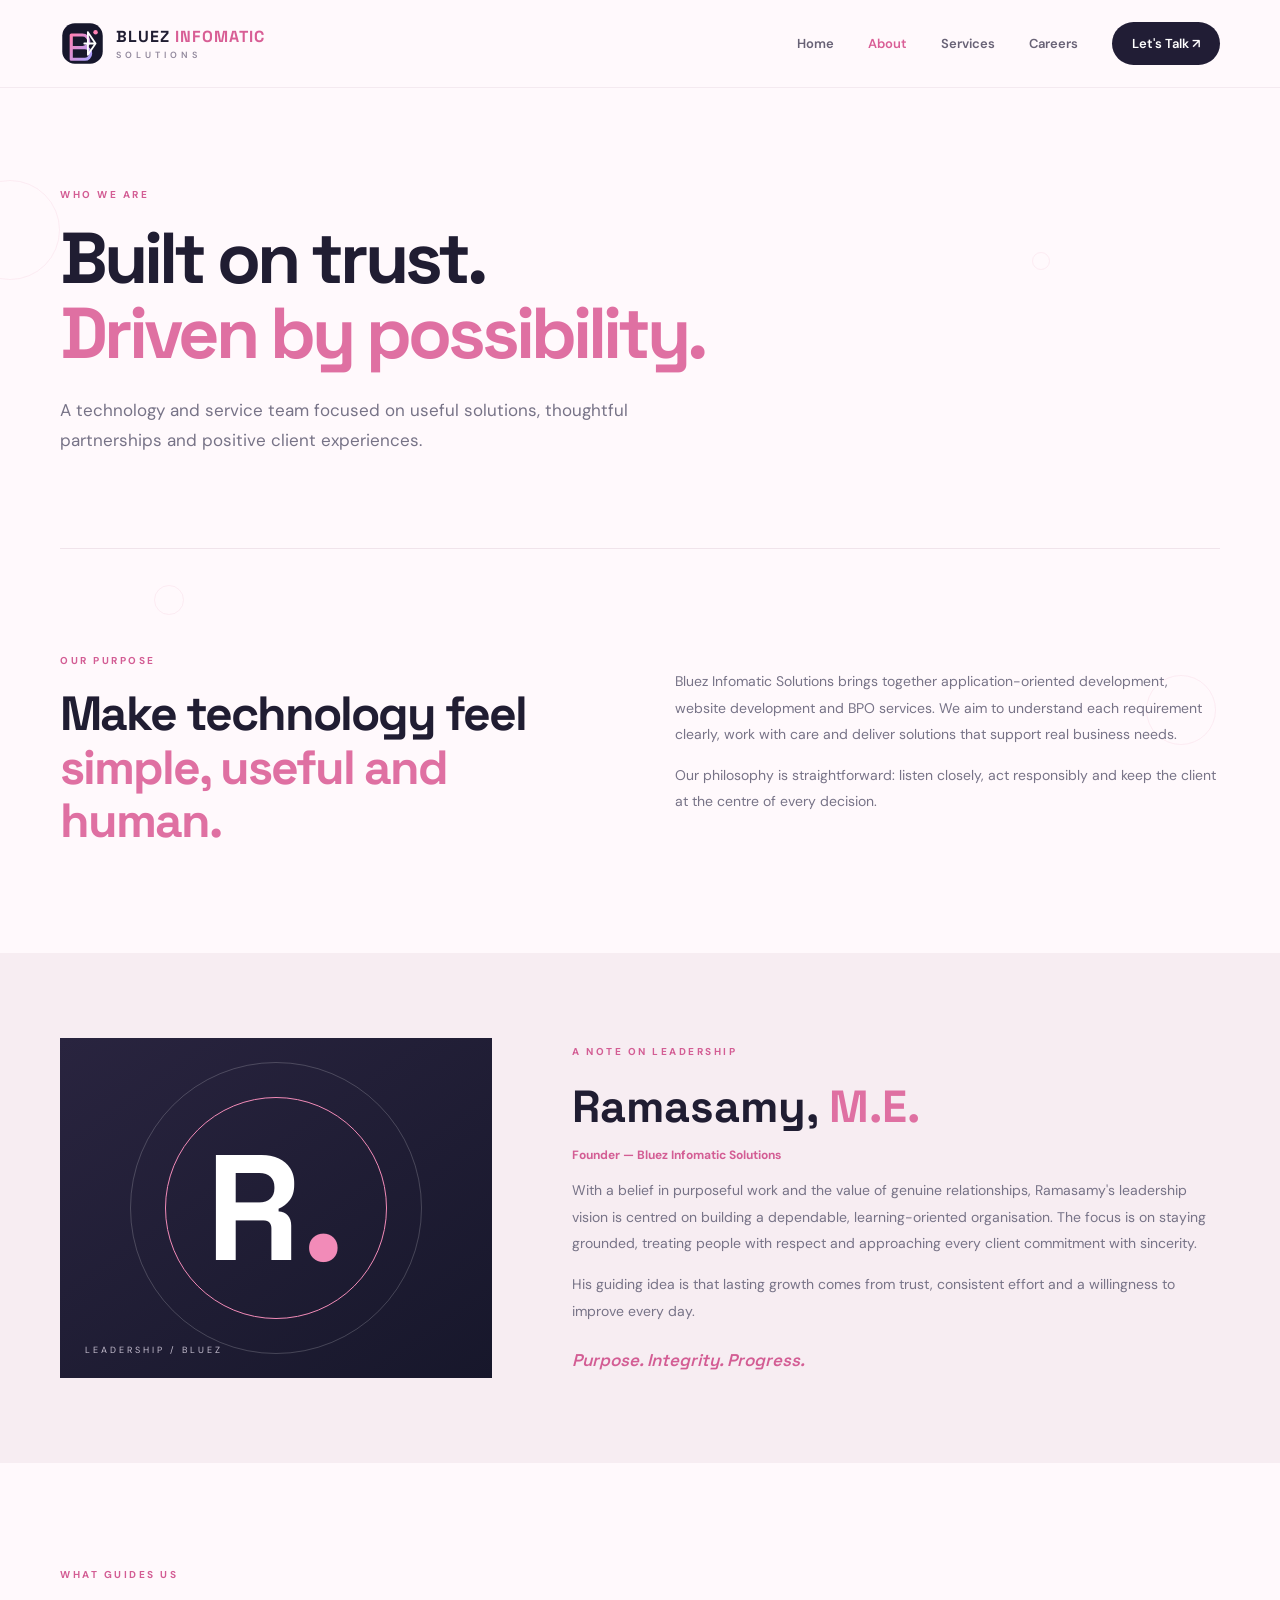
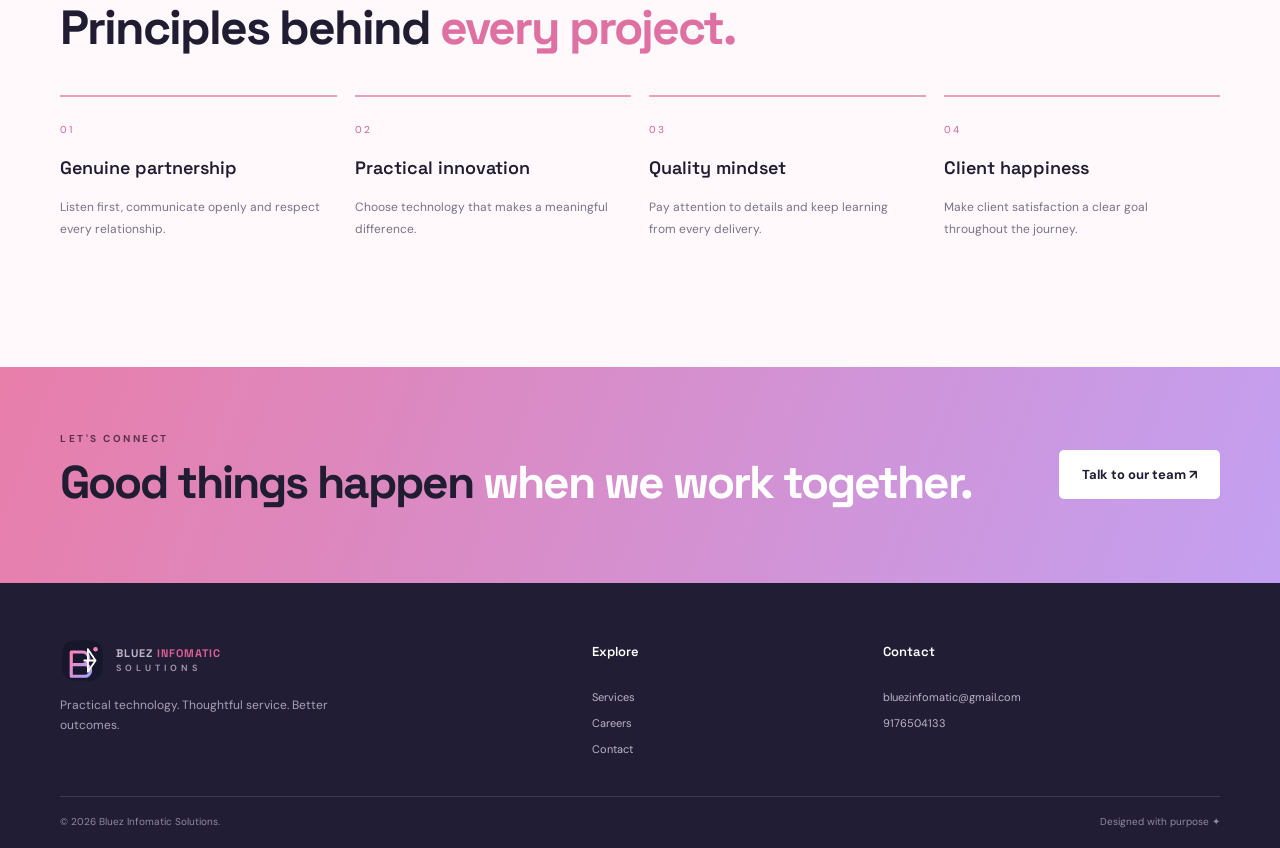
<file: about.html>
<!DOCTYPE html><html lang="en"><head><meta charset="UTF-8"><meta name="viewport" content="width=device-width, initial-scale=1.0"><title>About | Bluez Infomatic Solutions</title><link rel="icon" href="assets/logo.svg"><link rel="preconnect" href="https://fonts.googleapis.com"><link href="https://fonts.googleapis.com/css2?family=DM+Sans:wght@400;500;600;700&family=Space+Grotesk:wght@400;500;600;700&display=swap" rel="stylesheet"><link rel="stylesheet" href="style.css"></head><body><div class="bubble-field"><i></i><i></i><i></i><i></i></div><header class="site-header"><a class="brand" href="index.html"><img src="assets/logo.svg" alt=""><span>BLUEZ <b>INFOMATIC</b><small>SOLUTIONS</small></span></a><button class="menu-toggle" aria-label="Open navigation" aria-expanded="false">☰</button><nav class="nav"><a href="index.html">Home</a><a class="active" href="about.html">About</a><a href="services.html">Services</a><a href="careers.html">Careers</a><a class="nav-cta" href="contact.html">Let's Talk ↗</a></nav></header><main><section class="page-hero wrap"><div class="eyebrow">WHO WE ARE</div><h1>Built on trust.<br><em>Driven by possibility.</em></h1><p class="lead">A technology and service team focused on useful solutions, thoughtful partnerships and positive client experiences.</p></section><section class="section wrap about-intro"><div><div class="eyebrow">OUR PURPOSE</div><h2>Make technology feel <em>simple, useful and human.</em></h2></div><div><p>Bluez Infomatic Solutions brings together application-oriented development, website development and BPO services. We aim to understand each requirement clearly, work with care and deliver solutions that support real business needs.</p><p>Our philosophy is straightforward: listen closely, act responsibly and keep the client at the centre of every decision.</p></div></section><section class="founder-section"><div class="wrap founder-layout"><div class="founder-visual"><div class="founder-monogram">R<span>.</span></div><div class="founder-caption">LEADERSHIP / BLUEZ</div></div><div class="founder-copy"><div class="eyebrow">A NOTE ON LEADERSHIP</div><h2>Ramasamy, <em>M.E.</em></h2><p class="founder-role">Founder — Bluez Infomatic Solutions</p><p>With a belief in purposeful work and the value of genuine relationships, Ramasamy's leadership vision is centred on building a dependable, learning-oriented organisation. The focus is on staying grounded, treating people with respect and approaching every client commitment with sincerity.</p><p>His guiding idea is that lasting growth comes from trust, consistent effort and a willingness to improve every day.</p><div class="signature">Purpose. Integrity. Progress.</div></div></div></section><section class="section wrap values-section"><div class="eyebrow">WHAT GUIDES US</div><h2>Principles behind <em>every project.</em></h2><div class="value-grid"><article><span>01</span><h3>Genuine partnership</h3><p>Listen first, communicate openly and respect every relationship.</p></article><article><span>02</span><h3>Practical innovation</h3><p>Choose technology that makes a meaningful difference.</p></article><article><span>03</span><h3>Quality mindset</h3><p>Pay attention to details and keep learning from every delivery.</p></article><article><span>04</span><h3>Client happiness</h3><p>Make client satisfaction a clear goal throughout the journey.</p></article></div></section><section class="cta-section"><div class="wrap cta-inner"><div><div class="eyebrow">LET'S CONNECT</div><h2>Good things happen <em>when we work together.</em></h2></div><a class="btn btn-light" href="contact.html">Talk to our team ↗</a></div></section></main><footer class="footer"><div class="wrap footer-grid"><div><a class="brand brand-footer" href="index.html"><img src="assets/logo.svg" alt=""><span>BLUEZ <b>INFOMATIC</b><small>SOLUTIONS</small></span></a><p>Practical technology. Thoughtful service. Better outcomes.</p></div><div><h4>Explore</h4><a href="services.html">Services</a><a href="careers.html">Careers</a><a href="contact.html">Contact</a></div><div><h4>Contact</h4><a href="mailto:bluezinfomatic@gmail.com">bluezinfomatic@gmail.com</a><a href="tel:9176504133">9176504133</a></div></div><div class="wrap footer-bottom"><span>© <span id="year"></span> Bluez Infomatic Solutions.</span><span>Designed with purpose ✦</span></div></footer><script src="script.js"></script></body></html>
</file>
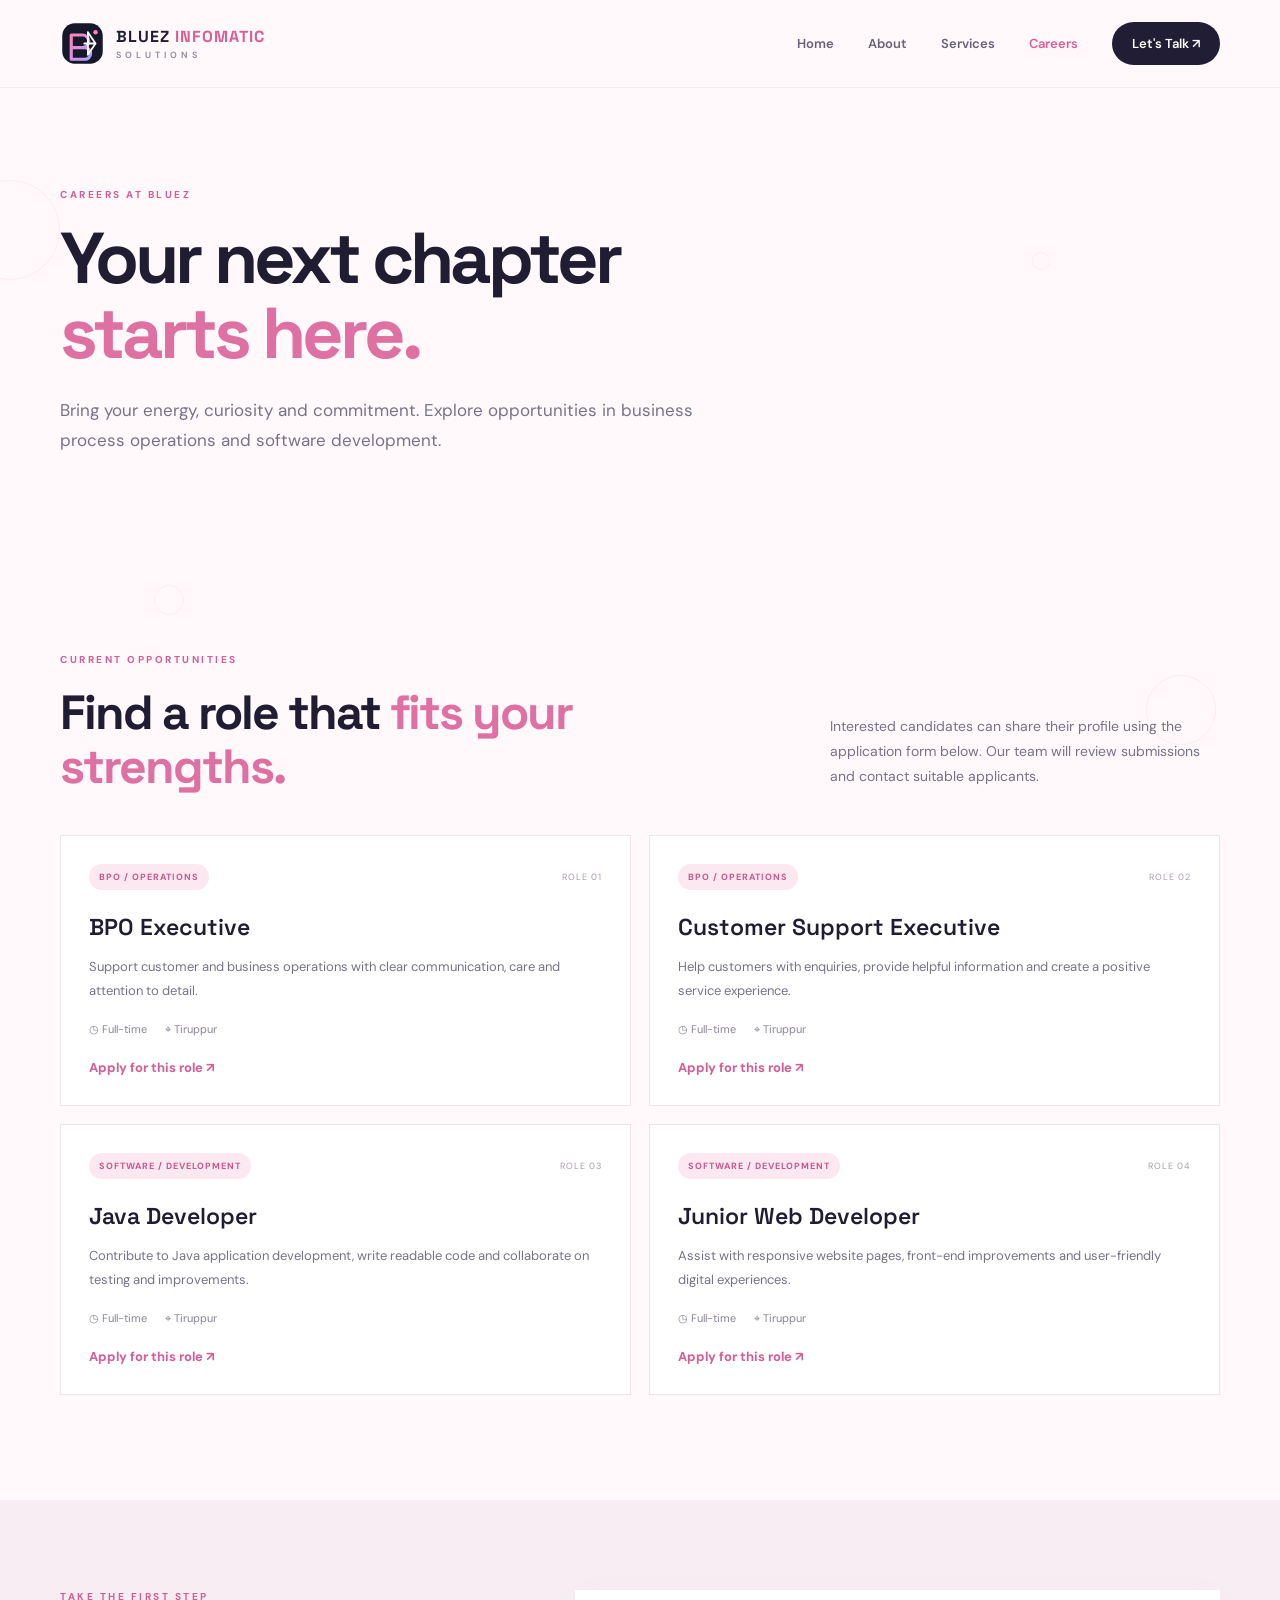
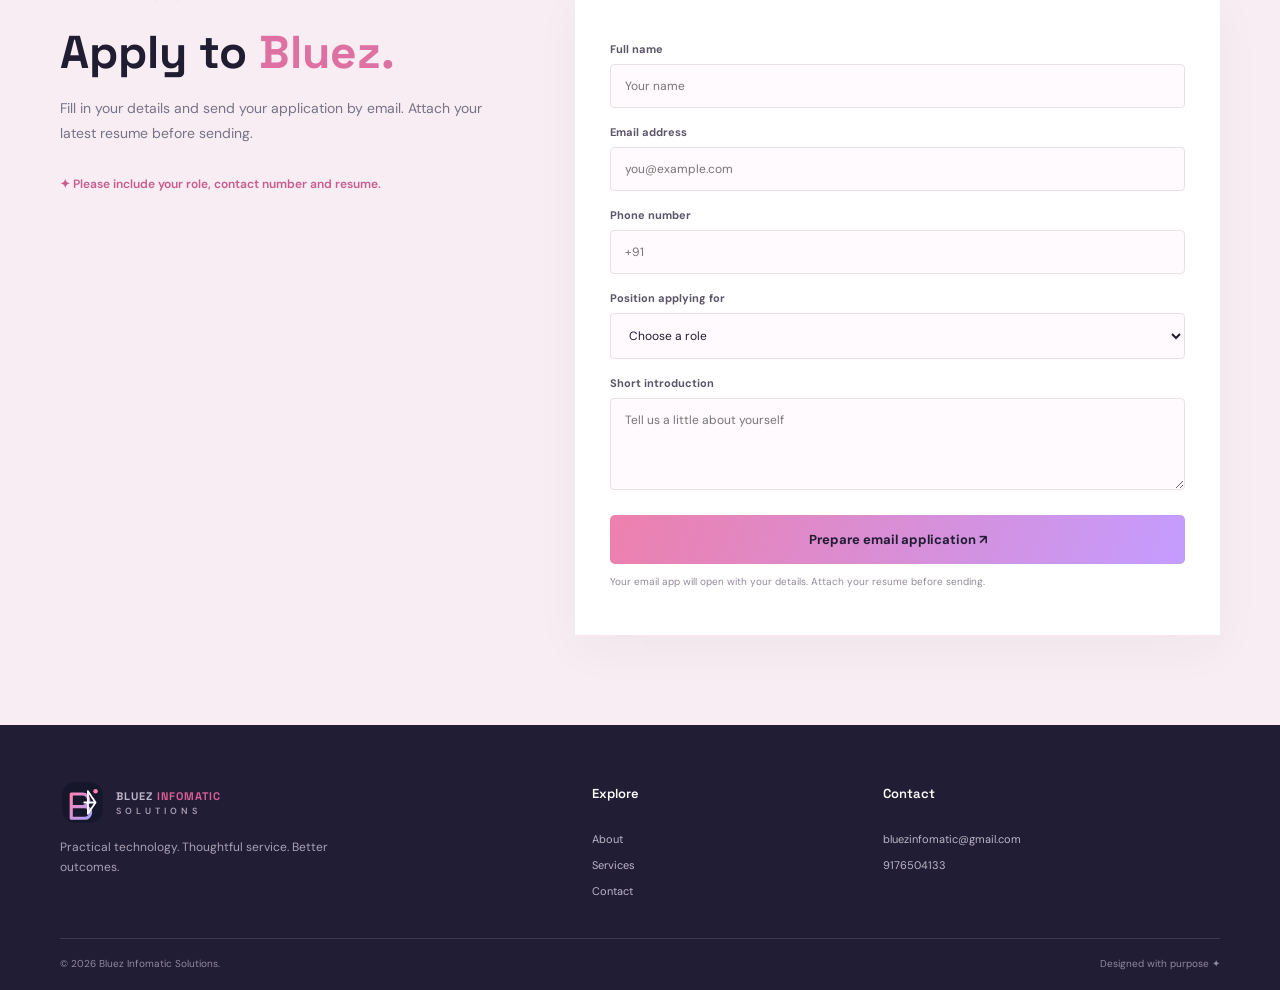
<file: careers.html>
<!DOCTYPE html><html lang="en"><head><meta charset="UTF-8"><meta name="viewport" content="width=device-width, initial-scale=1.0"><title>Careers | Bluez Infomatic Solutions</title><link rel="icon" href="assets/logo.svg"><link href="https://fonts.googleapis.com/css2?family=DM+Sans:wght@400;500;600;700&family=Space+Grotesk:wght@400;500;600;700&display=swap" rel="stylesheet"><link rel="stylesheet" href="style.css"></head><body><div class="bubble-field"><i></i><i></i><i></i><i></i></div><header class="site-header"><a class="brand" href="index.html"><img src="assets/logo.svg" alt=""><span>BLUEZ <b>INFOMATIC</b><small>SOLUTIONS</small></span></a><button class="menu-toggle" aria-label="Open navigation" aria-expanded="false">☰</button><nav class="nav"><a href="index.html">Home</a><a href="about.html">About</a><a href="services.html">Services</a><a class="active" href="careers.html">Careers</a><a class="nav-cta" href="contact.html">Let's Talk ↗</a></nav></header><main><section class="page-hero wrap"><div class="eyebrow">CAREERS AT BLUEZ</div><h1>Your next chapter<br><em>starts here.</em></h1><p class="lead">Bring your energy, curiosity and commitment. Explore opportunities in business process operations and software development.</p></section><section class="section wrap"><div class="section-heading"><div><div class="eyebrow">CURRENT OPPORTUNITIES</div><h2>Find a role that <em>fits your strengths.</em></h2></div><p>Interested candidates can share their profile using the application form below. Our team will review submissions and contact suitable applicants.</p></div><div class="jobs-grid"><article class="job-card"><div class="job-top"><span class="job-tag">BPO / OPERATIONS</span><span class="job-index">ROLE 01</span></div><h3>BPO Executive</h3><p>Support customer and business operations with clear communication, care and attention to detail.</p><div class="job-meta"><span>◷ Full-time</span><span>⌖ Tiruppur</span></div><a class="text-link apply-link" href="#apply" data-role="BPO Executive">Apply for this role ↗</a></article><article class="job-card"><div class="job-top"><span class="job-tag">BPO / OPERATIONS</span><span class="job-index">ROLE 02</span></div><h3>Customer Support Executive</h3><p>Help customers with enquiries, provide helpful information and create a positive service experience.</p><div class="job-meta"><span>◷ Full-time</span><span>⌖ Tiruppur</span></div><a class="text-link apply-link" href="#apply" data-role="Customer Support Executive">Apply for this role ↗</a></article><article class="job-card"><div class="job-top"><span class="job-tag">SOFTWARE / DEVELOPMENT</span><span class="job-index">ROLE 03</span></div><h3>Java Developer</h3><p>Contribute to Java application development, write readable code and collaborate on testing and improvements.</p><div class="job-meta"><span>◷ Full-time</span><span>⌖ Tiruppur</span></div><a class="text-link apply-link" href="#apply" data-role="Java Developer">Apply for this role ↗</a></article><article class="job-card"><div class="job-top"><span class="job-tag">SOFTWARE / DEVELOPMENT</span><span class="job-index">ROLE 04</span></div><h3>Junior Web Developer</h3><p>Assist with responsive website pages, front-end improvements and user-friendly digital experiences.</p><div class="job-meta"><span>◷ Full-time</span><span>⌖ Tiruppur</span></div><a class="text-link apply-link" href="#apply" data-role="Junior Web Developer">Apply for this role ↗</a></article></div></section><section class="apply-section" id="apply"><div class="wrap apply-layout"><div><div class="eyebrow">TAKE THE FIRST STEP</div><h2>Apply to <em>Bluez.</em></h2><p>Fill in your details and send your application by email. Attach your latest resume before sending.</p><div class="apply-tip">✦ Please include your role, contact number and resume.</div></div><form class="form-card" id="careerForm"><label>Full name<input name="name" required placeholder="Your name"></label><label>Email address<input name="email" type="email" required placeholder="you@example.com"></label><label>Phone number<input name="phone" type="tel" required placeholder="+91"></label><label>Position applying for<select name="role" id="roleSelect" required><option value="">Choose a role</option><option>BPO Executive</option><option>Customer Support Executive</option><option>Java Developer</option><option>Junior Web Developer</option></select></label><label>Short introduction<textarea name="message" rows="4" placeholder="Tell us a little about yourself"></textarea></label><button class="btn btn-primary" type="submit">Prepare email application ↗</button><p class="form-note" id="careerStatus">Your email app will open with your details. Attach your resume before sending.</p></form></div></section></main><footer class="footer"><div class="wrap footer-grid"><div><a class="brand brand-footer" href="index.html"><img src="assets/logo.svg" alt=""><span>BLUEZ <b>INFOMATIC</b><small>SOLUTIONS</small></span></a><p>Practical technology. Thoughtful service. Better outcomes.</p></div><div><h4>Explore</h4><a href="about.html">About</a><a href="services.html">Services</a><a href="contact.html">Contact</a></div><div><h4>Contact</h4><a href="mailto:bluezinfomatic@gmail.com">bluezinfomatic@gmail.com</a><a href="tel:9176504133">9176504133</a></div></div><div class="wrap footer-bottom"><span>© <span id="year"></span> Bluez Infomatic Solutions.</span><span>Designed with purpose ✦</span></div></footer><script src="script.js"></script></body></html>
</file>
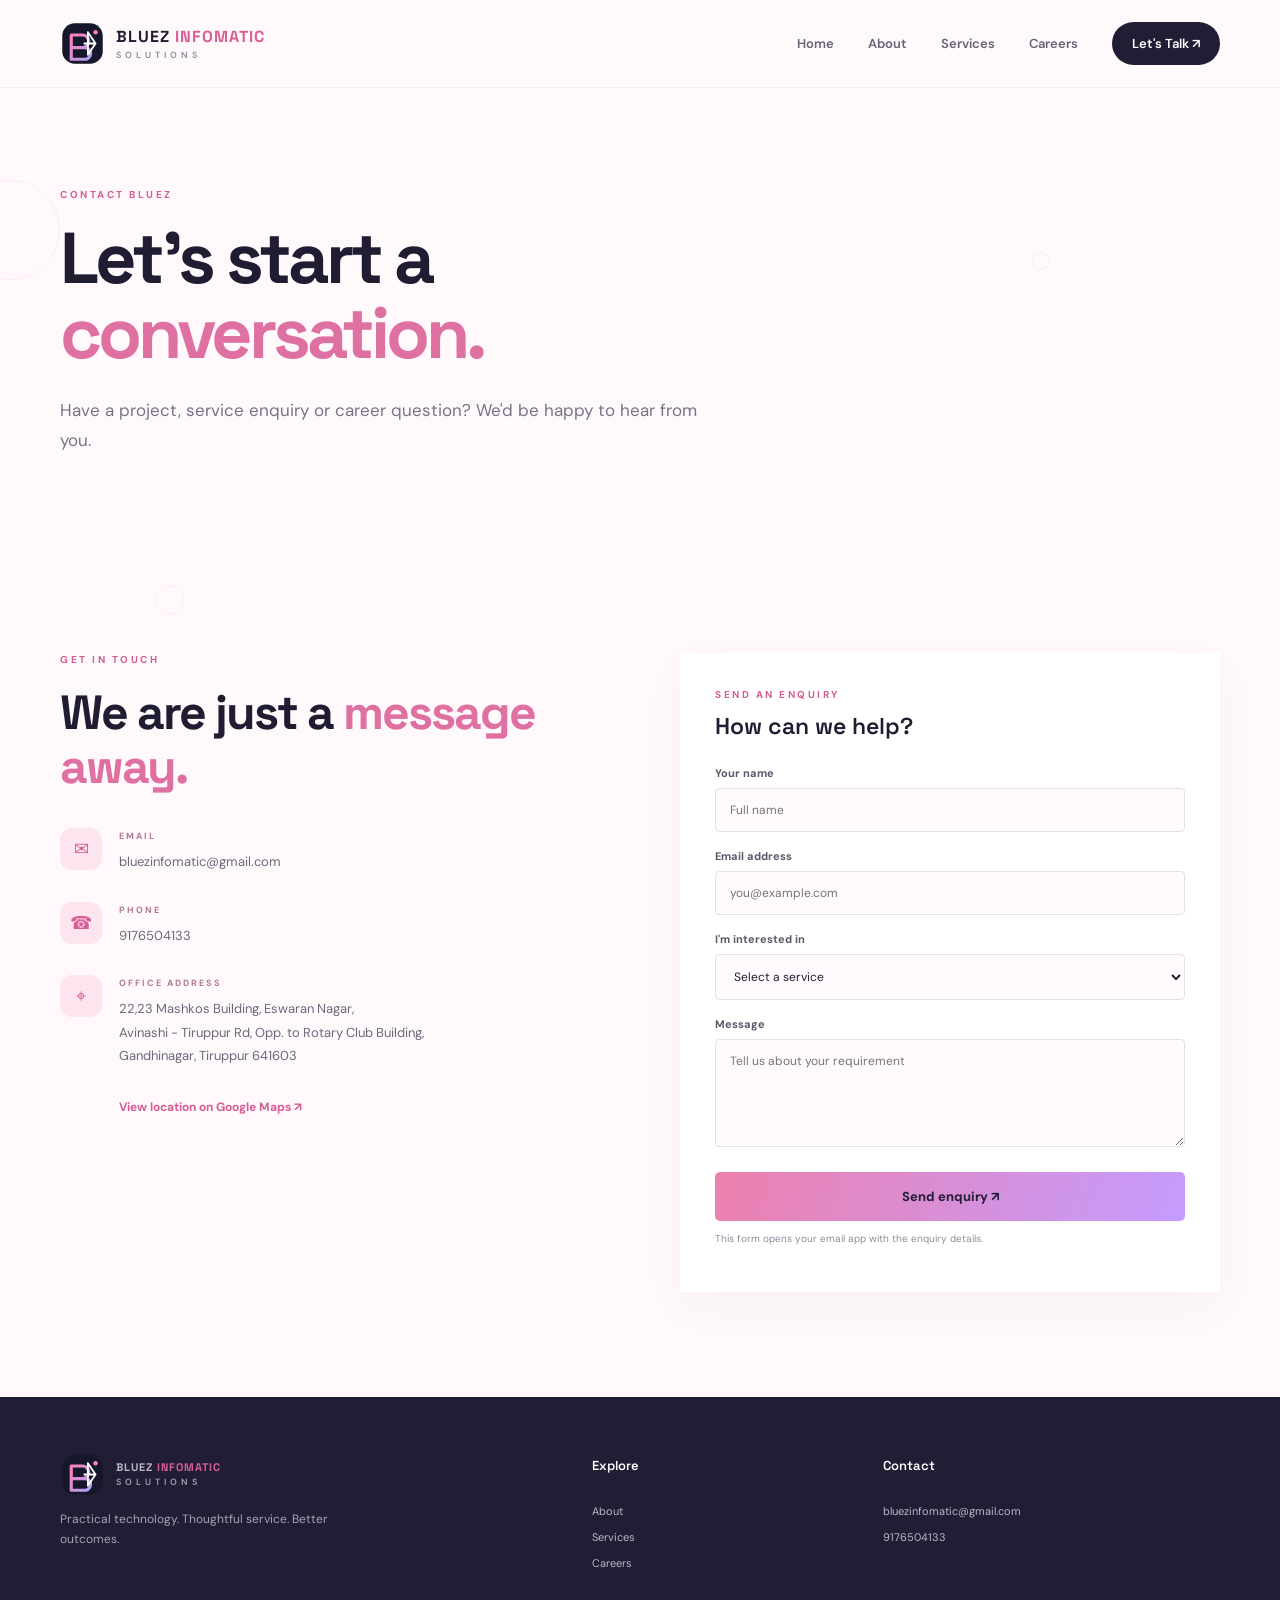
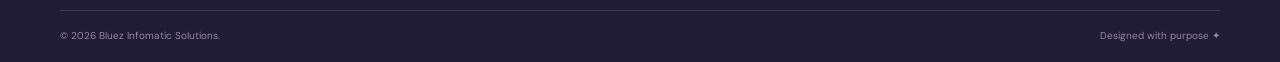
<file: contact.html>
<!DOCTYPE html><html lang="en"><head><meta charset="UTF-8"><meta name="viewport" content="width=device-width, initial-scale=1.0"><title>Contact | Bluez Infomatic Solutions</title><link rel="icon" href="assets/logo.svg"><link href="https://fonts.googleapis.com/css2?family=DM+Sans:wght@400;500;600;700&family=Space+Grotesk:wght@400;500;600;700&display=swap" rel="stylesheet"><link rel="stylesheet" href="style.css"></head><body><div class="bubble-field"><i></i><i></i><i></i><i></i></div><header class="site-header"><a class="brand" href="index.html"><img src="assets/logo.svg" alt=""><span>BLUEZ <b>INFOMATIC</b><small>SOLUTIONS</small></span></a><button class="menu-toggle" aria-label="Open navigation" aria-expanded="false">☰</button><nav class="nav"><a href="index.html">Home</a><a href="about.html">About</a><a href="services.html">Services</a><a href="careers.html">Careers</a><a class="nav-cta active" href="contact.html">Let's Talk ↗</a></nav></header><main><section class="page-hero wrap"><div class="eyebrow">CONTACT BLUEZ</div><h1>Let's start a<br><em>conversation.</em></h1><p class="lead">Have a project, service enquiry or career question? We'd be happy to hear from you.</p></section><section class="section wrap contact-layout"><div class="contact-info"><div class="eyebrow">GET IN TOUCH</div><h2>We are just a <em>message away.</em></h2><div class="contact-item"><span class="contact-icon">✉</span><div><small>EMAIL</small><a href="mailto:bluezinfomatic@gmail.com">bluezinfomatic@gmail.com</a></div></div><div class="contact-item"><span class="contact-icon">☎</span><div><small>PHONE</small><a href="tel:9176504133">9176504133</a></div></div><div class="contact-item"><span class="contact-icon">⌖</span><div><small>OFFICE ADDRESS</small><p>22,23 Mashkos Building, Eswaran Nagar,<br>Avinashi - Tiruppur Rd, Opp. to Rotary Club Building,<br>Gandhinagar, Tiruppur 641603</p></div></div><a class="map-link" target="_blank" rel="noopener" href="https://www.google.com/maps/search/?api=1&query=22%2C23+Mashkos+Building%2C+Eswaran+Nagar%2C+Gandhinagar%2C+Tiruppur+641603">View location on Google Maps ↗</a></div><form class="form-card contact-form" id="contactForm"><div class="eyebrow">SEND AN ENQUIRY</div><h3>How can we help?</h3><label>Your name<input name="name" required placeholder="Full name"></label><label>Email address<input name="email" type="email" required placeholder="you@example.com"></label><label>I'm interested in<select name="interest" required><option value="">Select a service</option><option>Application development</option><option>Website development</option><option>BPO services</option><option>Java development</option><option>Career enquiry</option><option>Other</option></select></label><label>Message<textarea name="message" rows="5" required placeholder="Tell us about your requirement"></textarea></label><button class="btn btn-primary" type="submit">Send enquiry ↗</button><p class="form-note" id="contactStatus">This form opens your email app with the enquiry details.</p></form></section></main><footer class="footer"><div class="wrap footer-grid"><div><a class="brand brand-footer" href="index.html"><img src="assets/logo.svg" alt=""><span>BLUEZ <b>INFOMATIC</b><small>SOLUTIONS</small></span></a><p>Practical technology. Thoughtful service. Better outcomes.</p></div><div><h4>Explore</h4><a href="about.html">About</a><a href="services.html">Services</a><a href="careers.html">Careers</a></div><div><h4>Contact</h4><a href="mailto:bluezinfomatic@gmail.com">bluezinfomatic@gmail.com</a><a href="tel:9176504133">9176504133</a></div></div><div class="wrap footer-bottom"><span>© <span id="year"></span> Bluez Infomatic Solutions.</span><span>Designed with purpose ✦</span></div></footer><script src="script.js"></script></body></html>
</file>
<file: style.css>
:root{--ink:#201d32;--muted:#777387;--pink:#f27eae;--pink2:#ffd4e5;--lav:#a9a4ff;--cream:#fff9fc;--line:#f0e4eb;--dark:#211d35;--font:'DM Sans',sans-serif;--display:'Space Grotesk',sans-serif}*{box-sizing:border-box}html{scroll-behavior:smooth}body{margin:0;background:var(--cream);color:var(--ink);font-family:var(--font);overflow-x:hidden}a{color:inherit;text-decoration:none}.wrap{width:min(1160px,calc(100% - 48px));margin:auto}.site-header{height:88px;display:flex;align-items:center;justify-content:space-between;padding:0 max(24px,calc((100% - 1160px)/2));position:relative;z-index:10;background:rgba(255,249,252,.88);backdrop-filter:blur(14px);border-bottom:1px solid rgba(240,228,235,.7)}.brand{display:flex;align-items:center;gap:11px;font:700 16px var(--display);letter-spacing:1px}.brand img{width:45px;height:45px}.brand b{color:#d85e95}.brand small{display:block;font:600 9px var(--font);letter-spacing:4px;color:#92899d;margin-top:2px}.nav{display:flex;align-items:center;gap:34px;font-size:13px;font-weight:600;color:#686276}.nav a{transition:.25s}.nav a:hover,.nav a.active{color:#d95e96}.nav-cta{padding:13px 20px;border-radius:30px;background:var(--dark);color:#fff!important}.nav-cta span{color:#ff9dc3}.menu-toggle{display:none;border:0;background:none;font-size:26px;color:var(--ink)}.hero{min-height:630px;display:grid;grid-template-columns:1fr 1fr;align-items:center;gap:30px;padding-top:55px;padding-bottom:65px}.eyebrow{font:700 10px var(--font);letter-spacing:2.5px;color:#d35d94;margin-bottom:20px}.pulse{display:inline-block;width:7px;height:7px;background:#ee76a9;border-radius:50%;margin-right:9px;box-shadow:0 0 0 5px #fce3ee}.hero h1,.page-hero h1{font:700 clamp(48px,6vw,76px)/1.04 var(--display);letter-spacing:-4px;margin:0 0 24px}.hero h1 em,.page-hero h1 em,h2 em{font-style:normal;color:#df70a2}.lead{font-size:17px;line-height:1.8;color:var(--muted);max-width:540px}.hero-actions{display:flex;align-items:center;gap:27px;margin-top:32px}.btn{display:inline-flex;align-items:center;justify-content:center;gap:22px;padding:16px 23px;border:0;border-radius:5px;font:700 13px var(--font);cursor:pointer;transition:transform .25s,box-shadow .25s}.btn:hover{transform:translateY(-3px);box-shadow:0 12px 24px #32223a20}.btn-primary{background:linear-gradient(110deg,#ed80ad,#c49cff);color:#211d35}.btn-dark{background:var(--dark);color:#fff}.btn-light{background:#fff;color:var(--dark)}.text-link{font-size:13px;font-weight:700}.text-link span{color:#d95e96;margin-left:7px}.rating-row{display:flex;align-items:center;gap:9px;margin-top:47px;font-size:11px;color:#8b8496}.rating-row strong{color:var(--ink);font-size:13px}.rating-row i{height:17px;width:1px;background:#e3d7df;margin:0 8px}.stars{letter-spacing:2px;color:#ed9b52;font-size:13px}.hero-art{height:440px;position:relative;display:grid;place-items:center}.orbit{position:absolute;border:1px solid #f3b9d1;border-radius:50%;transform:rotate(-25deg)}.orbit-one{width:430px;height:300px}.orbit-two{width:360px;height:420px;transform:rotate(58deg);border-color:#c9c4ff}.tech-card{width:min(390px,90%);height:285px;background:linear-gradient(145deg,#29243f,#17172b);border-radius:18px;padding:24px;position:relative;z-index:2;box-shadow:0 30px 70px #33253b40;overflow:hidden;transform:rotate(-4deg)}.tech-card:after{content:"";position:absolute;width:200px;height:200px;right:-80px;bottom:-100px;border-radius:50%;background:#e77ba9;filter:blur(75px);opacity:.45}.card-top{display:flex;align-items:center;gap:7px;color:#c4bfd2}.card-top small{margin-left:auto;font-size:8px;letter-spacing:1.5px}.dot-pink,.dot-blue,.dot-white{width:7px;height:7px;border-radius:50%;background:#f18ab5}.dot-blue{background:#aaa5ff}.dot-white{background:#fff}.code-lines{font:600 27px/1.7 var(--display);color:#fff;margin:50px 0 30px}.code-lines span{color:#9b95b2}.code-lines b:first-child{color:#f48ab6}.code-pink{color:#f48ab6!important}.mini-grid{display:flex;gap:12px}.mini-grid div{border:1px solid #ffffff22;border-radius:7px;padding:9px 14px;display:flex;flex-direction:column;gap:4px}.mini-grid strong{font:700 10px var(--display);color:#f5a0c4}.mini-grid small{font-size:8px;color:#bdb7cb}.float-chip{position:absolute;z-index:3;background:#fff;padding:13px 17px;border-radius:9px;box-shadow:0 12px 35px #47354a18;font-size:11px;font-weight:700}.chip-a{top:60px;right:5px}.chip-b{bottom:65px;left:0}.sparkle{position:absolute;right:48px;bottom:45px;font-size:42px;color:#e77eaa;animation:spin 15s linear infinite}.trust-strip{background:#f9eaf1;border-top:1px solid #f4dce7;border-bottom:1px solid #f4dce7}.trust-inner{min-height:78px;display:flex;align-items:center;justify-content:space-between;gap:18px;font-size:12px}.trust-inner span{font-size:9px;letter-spacing:2px;color:#b56d8d}.trust-inner b{font-weight:600;color:#71677b}.section{padding-top:105px;padding-bottom:105px}.section-heading{display:flex;justify-content:space-between;align-items:end;gap:50px;margin-bottom:42px}.section-heading h2,.split-copy h2,.about-intro h2,.values-section h2,.contact-info h2{font:700 clamp(32px,4vw,48px)/1.12 var(--display);letter-spacing:-2px;margin:0}.section-heading>p{max-width:390px;color:var(--muted);font-size:14px;line-height:1.8;margin:0 0 4px}.service-grid{display:grid;grid-template-columns:repeat(3,1fr);gap:18px}.service-card{background:#fff;border:1px solid var(--line);padding:30px 28px;min-height:300px;position:relative;transition:.3s}.service-card:hover,.detail-card:hover,.job-card:hover{transform:translateY(-6px);box-shadow:0 20px 45px #35243b0d}.service-card.featured{background:#f8e7ef;border-color:#f4d6e3}.icon-box,.detail-icon{width:48px;height:48px;border-radius:13px;background:#fce5ef;color:#d65c94;display:grid;place-items:center;font-size:25px;margin-bottom:30px}.card-number{font-size:9px;letter-spacing:2px;color:#b4a5b0}.service-card h3{font:600 21px var(--display);margin:13px 0}.service-card p,.detail-card p,.job-card p{font-size:13px;line-height:1.8;color:var(--muted)}.service-card>a{display:inline-block;margin-top:14px;font-size:12px;font-weight:700;color:#d35d94}.split-section{background:#f7edf2;padding:85px 0}.split{display:grid;grid-template-columns:1fr 1fr;gap:85px;align-items:center}.split-image{height:420px;position:relative}.split-image img{width:100%;height:100%;object-fit:cover;border-radius:4px;filter:saturate(.75)}.image-note{position:absolute;bottom:-22px;right:-20px;background:#fff;padding:18px 25px;box-shadow:0 10px 35px #3c263315;display:flex;flex-direction:column;gap:4px}.image-note b{font:600 18px var(--display)}.image-note span{font-size:11px;color:var(--muted)}.split-copy p,.about-intro p{font-size:14px;line-height:1.9;color:var(--muted)}.check-list{list-style:none;padding:0;margin:24px 0 30px}.check-list li{font-size:13px;margin:13px 0;color:#5e586b}.check-list li:before{content:"✓";color:#d65d95;font-weight:700;margin-right:12px}.career-banner{background:linear-gradient(110deg,#28223e,#40304c);color:#fff;padding:38px 45px;display:flex;justify-content:space-between;align-items:center;gap:25px}.career-banner .eyebrow{color:#f3a3c4;margin-bottom:10px}.career-banner h3{font:600 29px var(--display);margin:0 0 8px}.career-banner p{font-size:13px;color:#c8c0d1;margin:0}.cta-section{background:linear-gradient(110deg,#e87eaa,#c3a0f1);padding:65px 0}.cta-inner{display:flex;justify-content:space-between;align-items:center;gap:25px}.cta-inner .eyebrow{color:#57334b;margin-bottom:12px}.cta-inner h2{font:700 clamp(30px,4vw,46px)/1.1 var(--display);letter-spacing:-2px;margin:0 0 10px}.cta-inner h2 em{color:#fff}.cta-inner p{font-size:13px;color:#543d53;margin:0}.footer{background:#211d35;color:#fff;padding:55px 0 20px}.footer-grid{display:grid;grid-template-columns:2fr 1fr 1.4fr;gap:50px;padding-bottom:40px}.brand-footer{color:#fff}.brand-footer small{color:#a69caf}.footer-grid p{font-size:12px;color:#a9a2b5;max-width:280px;line-height:1.7}.footer-grid h4{font:600 13px var(--display);margin:5px 0 18px}.footer-grid>div:not(:first-child){display:flex;flex-direction:column;align-items:flex-start;gap:12px}.footer-grid>div>a:not(.brand),.footer-grid span{font-size:11px;color:#bdb6c8}.footer-bottom{border-top:1px solid #ffffff20;padding-top:18px;display:flex;justify-content:space-between;font-size:10px;color:#91899f}.footer-bottom b{color:#f49abd}.bubble-field{position:fixed;inset:0;pointer-events:none;overflow:hidden;z-index:-1}.bubble-field i{position:absolute;display:block;border:1px solid #f1b9d0;border-radius:50%;opacity:.22;animation:float 17s ease-in-out infinite}.bubble-field i:nth-child(1){width:100px;height:100px;top:20%;left:-40px}.bubble-field i:nth-child(2){width:30px;height:30px;top:65%;left:12%;animation-delay:-4s}.bubble-field i:nth-child(3){width:70px;height:70px;top:75%;right:5%;animation-delay:-8s}.bubble-field i:nth-child(4){width:18px;height:18px;top:28%;right:18%;animation-delay:-2s}.bubble-field i:nth-child(5){width:48px;height:48px;top:45%;right:-15px;animation-delay:-11s}.bubble-field i:nth-child(6){width:24px;height:24px;top:90%;left:45%;animation-delay:-6s}@keyframes float{50%{transform:translateY(-35px) translateX(15px)}}@keyframes spin{to{transform:rotate(360deg)}}.page-hero{padding-top:100px;padding-bottom:75px}.page-hero h1{font-size:clamp(48px,6vw,72px)}.page-hero .lead{max-width:650px}.about-intro{display:grid;grid-template-columns:1fr 1fr;gap:70px;border-top:1px solid var(--line)}.founder-section{background:#f7edf2;padding:85px 0}.founder-layout{display:grid;grid-template-columns:.8fr 1.2fr;gap:80px;align-items:center}.founder-visual{height:340px;background:linear-gradient(145deg,#29243f,#17172b);display:grid;place-items:center;position:relative;overflow:hidden}.founder-visual:before,.founder-visual:after{content:"";position:absolute;border:1px solid #ffffff30;border-radius:50%;width:290px;height:290px}.founder-visual:after{width:220px;height:220px;border-color:#f28bb8}.founder-monogram{font:700 150px var(--display);color:#fff;z-index:1}.founder-monogram span{color:#f28bb8}.founder-caption{position:absolute;bottom:22px;left:25px;font-size:9px;letter-spacing:3px;color:#c6bfd0}.founder-copy h2{font:700 45px var(--display);margin:0 0 5px}.founder-role{color:#d35d94;font-size:12px;font-weight:700}.founder-copy p:not(.founder-role){font-size:14px;line-height:1.9;color:var(--muted)}.signature{font:600 italic 17px var(--display);margin-top:25px;color:#d35d94}.values-section h2{margin-bottom:40px}.value-grid{display:grid;grid-template-columns:repeat(4,1fr);gap:18px}.value-grid article{border-top:2px solid #e8a0bf;padding:20px 15px 10px 0}.value-grid article>span{font-size:10px;color:#d35d94;letter-spacing:2px}.value-grid h3{font:600 18px var(--display)}.value-grid p{font-size:12px;line-height:1.8;color:var(--muted)}.service-detail-grid{display:grid;grid-template-columns:repeat(2,1fr);gap:20px}.detail-card{background:#fff;padding:35px;border:1px solid var(--line);transition:.3s}.detail-card h2{font:600 25px var(--display);margin:14px 0}.detail-card .check-list{margin-bottom:0}.image-band{height:390px;position:relative;background:#29243f;overflow:hidden}.image-band>img{width:100%;height:100%;object-fit:cover;opacity:.34}.image-band-overlay{position:absolute;inset:0;display:flex;align-items:center;color:#fff}.image-band-overlay .eyebrow{color:#f5a1c2}.image-band-overlay h2{font:700 42px/1.2 var(--display)}.image-band-overlay h2 em{color:#f5a1c2}.jobs-grid{display:grid;grid-template-columns:repeat(2,1fr);gap:18px}.job-card{background:#fff;border:1px solid var(--line);padding:28px;transition:.3s}.job-top{display:flex;justify-content:space-between;align-items:center}.job-tag{background:#fce8f0;color:#c8578c;border-radius:30px;padding:7px 10px;font-size:9px;font-weight:700;letter-spacing:1px}.job-index{font-size:9px;color:#a59cac;letter-spacing:1px}.job-card h3{font:600 23px var(--display);margin:22px 0 7px}.job-meta{display:flex;gap:18px;color:#8a8394;font-size:11px;margin:20px 0}.job-card .text-link{color:#d35d94}.apply-section{background:#f7edf2;padding:90px 0}.apply-layout{display:grid;grid-template-columns:.8fr 1.2fr;gap:85px;align-items:start}.apply-layout h2{font:700 46px var(--display);margin:0 0 15px}.apply-layout>div>p{color:var(--muted);font-size:14px;line-height:1.8}.apply-tip{margin-top:30px;color:#c75c8e;font-size:12px;font-weight:600}.form-card{background:#fff;padding:35px;box-shadow:0 15px 45px #38283c0a}.form-card h3{font:600 23px var(--display);margin:0 0 25px}.form-card label{display:block;font-size:11px;font-weight:700;color:#5c566a;margin:17px 0}.form-card input,.form-card select,.form-card textarea{display:block;width:100%;margin-top:8px;padding:13px 14px;border:1px solid #e9e0e7;background:#fffafd;border-radius:4px;font:12px var(--font);color:var(--ink);outline:none}.form-card input:focus,.form-card select:focus,.form-card textarea:focus{border-color:#e77eaa;box-shadow:0 0 0 3px #fce8f0}.form-card textarea{resize:vertical}.form-card .btn{width:100%;margin-top:8px}.form-note{font-size:10px;line-height:1.6;color:#92899a}.contact-layout{display:grid;grid-template-columns:1fr 1fr;gap:80px;align-items:start}.contact-info h2{margin-bottom:35px}.contact-item{display:flex;gap:17px;margin:28px 0}.contact-icon{width:42px;height:42px;flex:0 0 42px;border-radius:12px;background:#fce5ef;color:#d65d95;display:grid;place-items:center;font-size:18px}.contact-item small{display:block;font-size:9px;letter-spacing:2px;color:#b07892;font-weight:700;margin:2px 0 8px}.contact-item a,.contact-item p{font-size:13px;line-height:1.8;color:#6e677a;margin:0}.map-link{display:inline-block;margin-left:59px;font-size:12px;font-weight:700;color:#d35d94}.contact-form h3{margin-top:10px}.contact-form .eyebrow{margin-bottom:10px}@media(max-width:850px){.nav{gap:17px}.hero{grid-template-columns:1fr;min-height:auto;padding-top:80px}.hero-art{height:400px}.split{gap:40px}.founder-layout,.apply-layout,.contact-layout{gap:40px}.trust-inner{flex-wrap:wrap;padding:20px 0}.value-grid{grid-template-columns:repeat(2,1fr)}}@media(max-width:650px){.wrap{width:min(100% - 36px,1160px)}.site-header{height:74px;padding:0 18px}.brand{font-size:14px}.brand img{width:40px;height:40px}.menu-toggle{display:block}.nav{display:none;position:absolute;top:73px;left:0;right:0;background:#fff9fc;padding:20px 24px 25px;flex-direction:column;align-items:stretch;gap:18px;border-bottom:1px solid var(--line);box-shadow:0 18px 25px #35243b0b}.nav.open{display:flex}.nav-cta{text-align:center}.hero{padding-top:65px;gap:0}.hero h1,.page-hero h1{letter-spacing:-2.5px}.lead{font-size:15px}.hero-actions{align-items:flex-start;flex-direction:column;gap:20px}.rating-row{flex-wrap:wrap;margin-top:32px}.hero-art{height:350px}.orbit-one{width:310px;height:230px}.orbit-two{width:270px;height:320px}.tech-card{height:250px;padding:20px}.code-lines{font-size:22px;margin:38px 0 22px}.chip-a{right:0;top:30px}.chip-b{left:0;bottom:35px}.trust-inner{justify-content:flex-start}.trust-inner b{width:44%}.section{padding-top:70px;padding-bottom:70px}.section-heading{display:block}.section-heading>p{margin-top:18px}.service-grid,.service-detail-grid,.jobs-grid,.about-intro,.founder-layout,.apply-layout,.contact-layout{grid-template-columns:1fr}.service-card{min-height:0}.split-section{padding:65px 0}.split{grid-template-columns:1fr;gap:55px}.split-image{height:300px;margin-right:12px}.career-banner,.cta-inner{align-items:flex-start;flex-direction:column}.career-banner{padding:30px 25px}.cta-section{padding:50px 0}.footer-grid{grid-template-columns:1fr 1fr;gap:30px}.footer-grid>div:first-child{grid-column:1/-1}.footer-bottom{gap:12px;flex-direction:column}.page-hero{padding-top:75px;padding-bottom:45px}.founder-section,.apply-section{padding:65px 0}.founder-visual{height:280px}.founder-copy h2{font-size:37px}.value-grid{grid-template-columns:1fr 1fr;gap:10px}.image-band{height:300px}.image-band-overlay h2{font-size:30px}.form-card{padding:24px 20px}.contact-item p{font-size:12px}.map-link{margin-left:0}}
</file>
